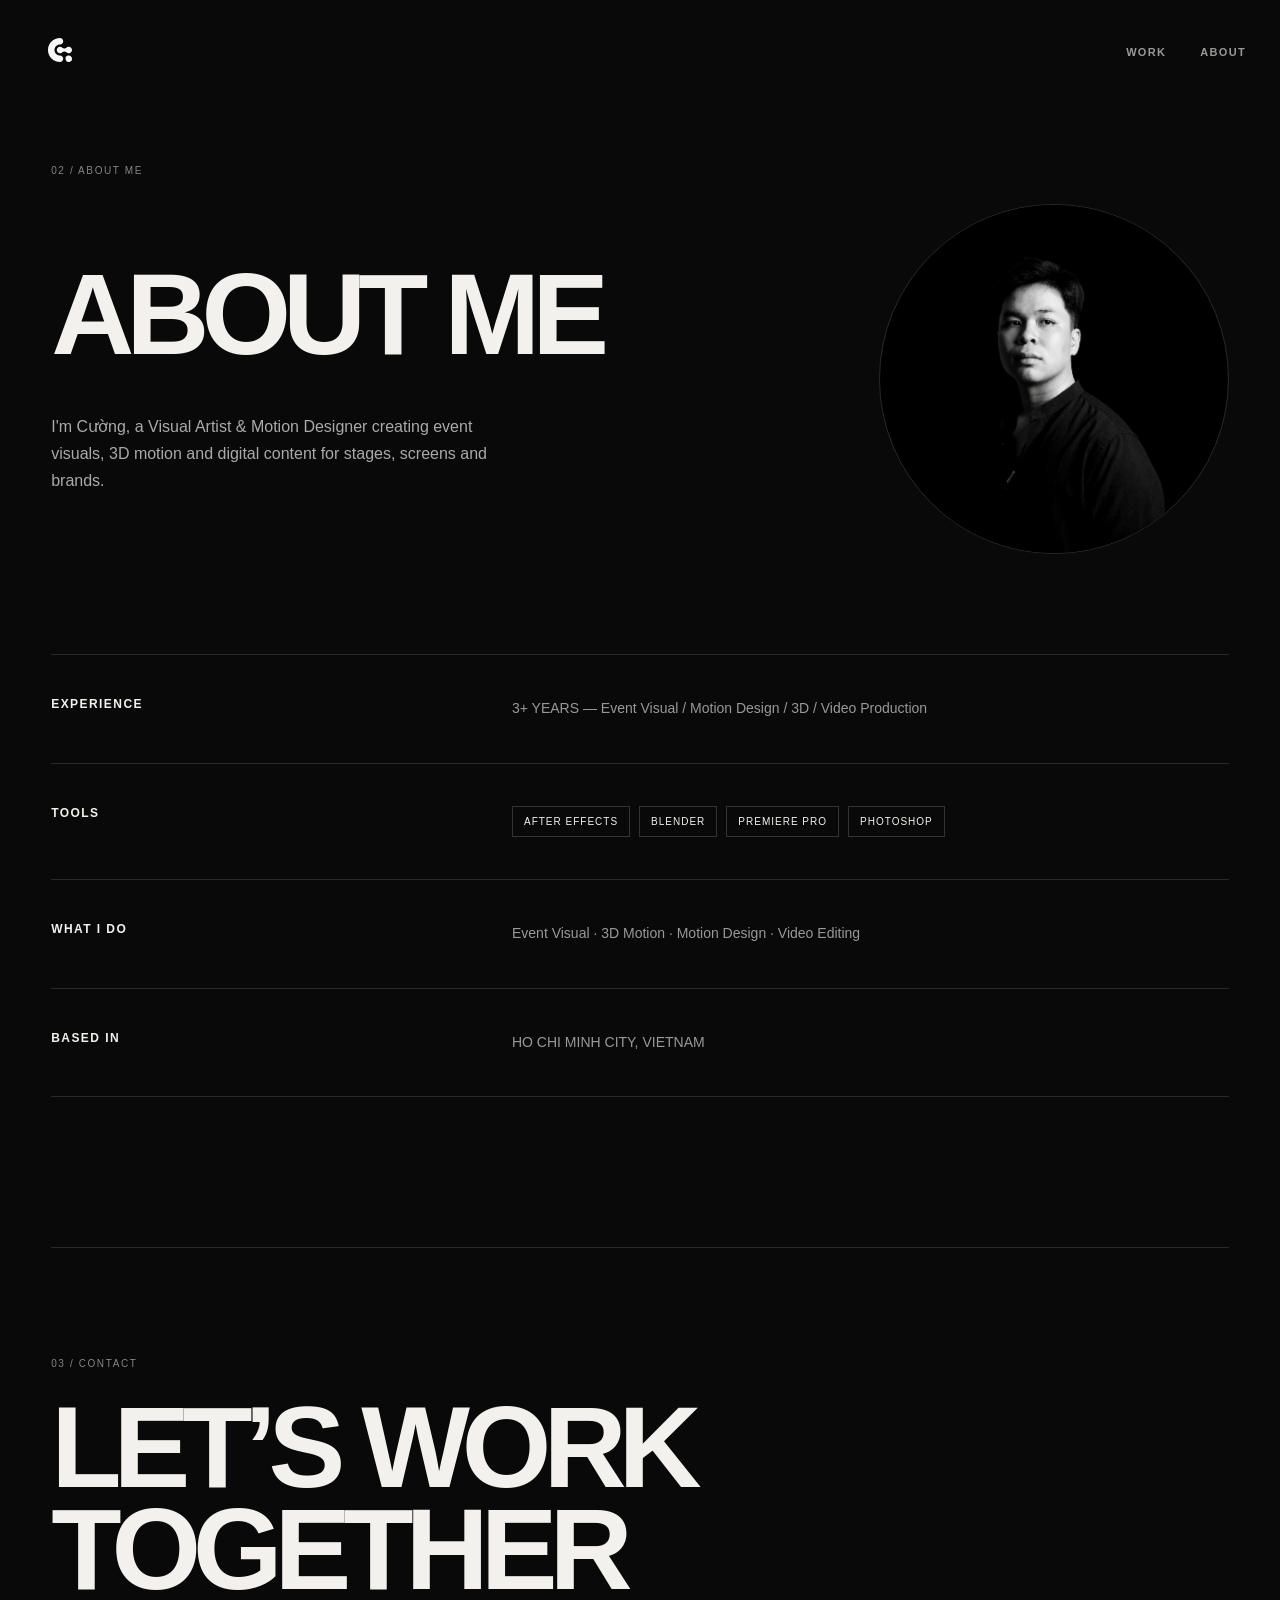
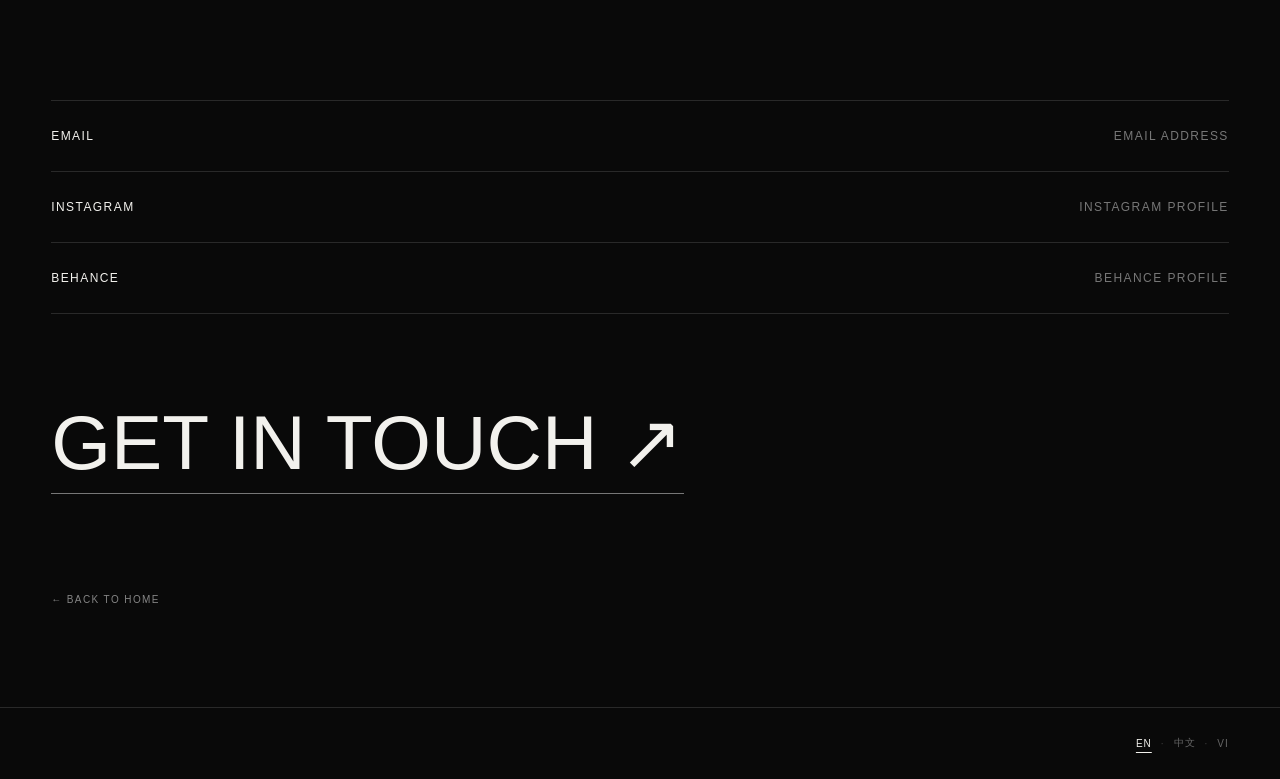
<file: about.html>
<!DOCTYPE html>
<html lang="en">
<head>
  <meta charset="UTF-8">
  <meta name="viewport" content="width=device-width, initial-scale=1.0">
  <link rel="icon" href="assets/images/favicon.svg" type="image/svg+xml">
  <title>About — Visual Artist</title>
  <link rel="stylesheet" href="style.css">
</head>
<body class="inner-page">
  <header class="nav">
    <a href="index.html"><img class="logo" src="assets/LogoC.svg" alt="Logo"></a>
    <nav>
      <a href="index.html#work" data-i18n="work">WORK</a><a href="about.html" data-i18n="about">ABOUT</a>
    </nav>
  </header>
  <main class="page-main">
    <div class="page-kicker" data-i18n="aboutKicker">02 / ABOUT ME</div>
    <div class="about-intro">
      <div class="about-copy">
        <h1 class="page-title" data-i18n="aboutTitle">ABOUT ME</h1>
        <p class="page-intro" data-i18n="aboutIntro">I'm Cường, a Visual Artist &amp; Motion Designer creating event visuals, 3D motion and digital content for stages, screens and brands.</p>
      </div>
      <figure class="about-portrait">
        <img src="assets/image/hinh.png" alt="Portrait of Cường" decoding="async">
      </figure>
    </div>
    <div class="detail-list">
      <section class="detail-row">
        <h2 data-i18n="experience">EXPERIENCE</h2>
        <p data-i18n="experienceText">3+ YEARS — Event Visual / Motion Design / 3D / Video Production</p>
      </section>
      <section class="detail-row">
        <h2 data-i18n="tools">TOOLS</h2>
        <div class="tag-list"><span>AFTER EFFECTS</span><span>BLENDER</span><span>PREMIERE PRO</span><span>PHOTOSHOP</span></div>
      </section>
      <section class="detail-row">
        <h2 data-i18n="whatIDo">WHAT I DO</h2>
        <p data-i18n="whatIDoText">Event Visual · 3D Motion · Motion Design · Video Editing</p>
      </section>
      <section class="detail-row">
        <h2 data-i18n="basedIn">BASED IN</h2>
        <p data-i18n="location">HO CHI MINH CITY, VIETNAM</p>
      </section>
    </div>
    <section class="about-contact" aria-labelledby="about-contact-title">
      <div class="page-kicker" data-i18n="contactKicker">03 / CONTACT</div>
      <h2 class="page-title" id="about-contact-title" data-i18n="contactTitle" data-i18n-html>LET’S WORK<br>TOGETHER</h2>
      <div class="contact-links">
        <div class="contact-link"><span data-i18n="email">EMAIL</span><span data-i18n="emailAddress">EMAIL ADDRESS</span></div>
        <div class="contact-link"><span>INSTAGRAM</span><span data-i18n="instagramProfile">INSTAGRAM PROFILE</span></div>
        <div class="contact-link"><span>BEHANCE</span><span data-i18n="behanceProfile">BEHANCE PROFILE</span></div>
      </div>
      <a class="contact-cta" href="mailto:" data-i18n="getInTouch">GET IN TOUCH ↗</a>
    </section>
    <a class="back-home" href="index.html" data-i18n="backHome">← BACK TO HOME</a>
  </main>
  <footer class="site-footer">
    <div class="lang-switcher" aria-label="Language selector"><button type="button" data-lang="en">EN</button><span class="lang-separator">·</span><button type="button" data-lang="zh" lang="zh-CN">中文</button><span class="lang-separator">·</span><button type="button" data-lang="vi">VI</button></div>
  </footer>
  <script src="i18n.js"></script>
</body>
</html>
</file>
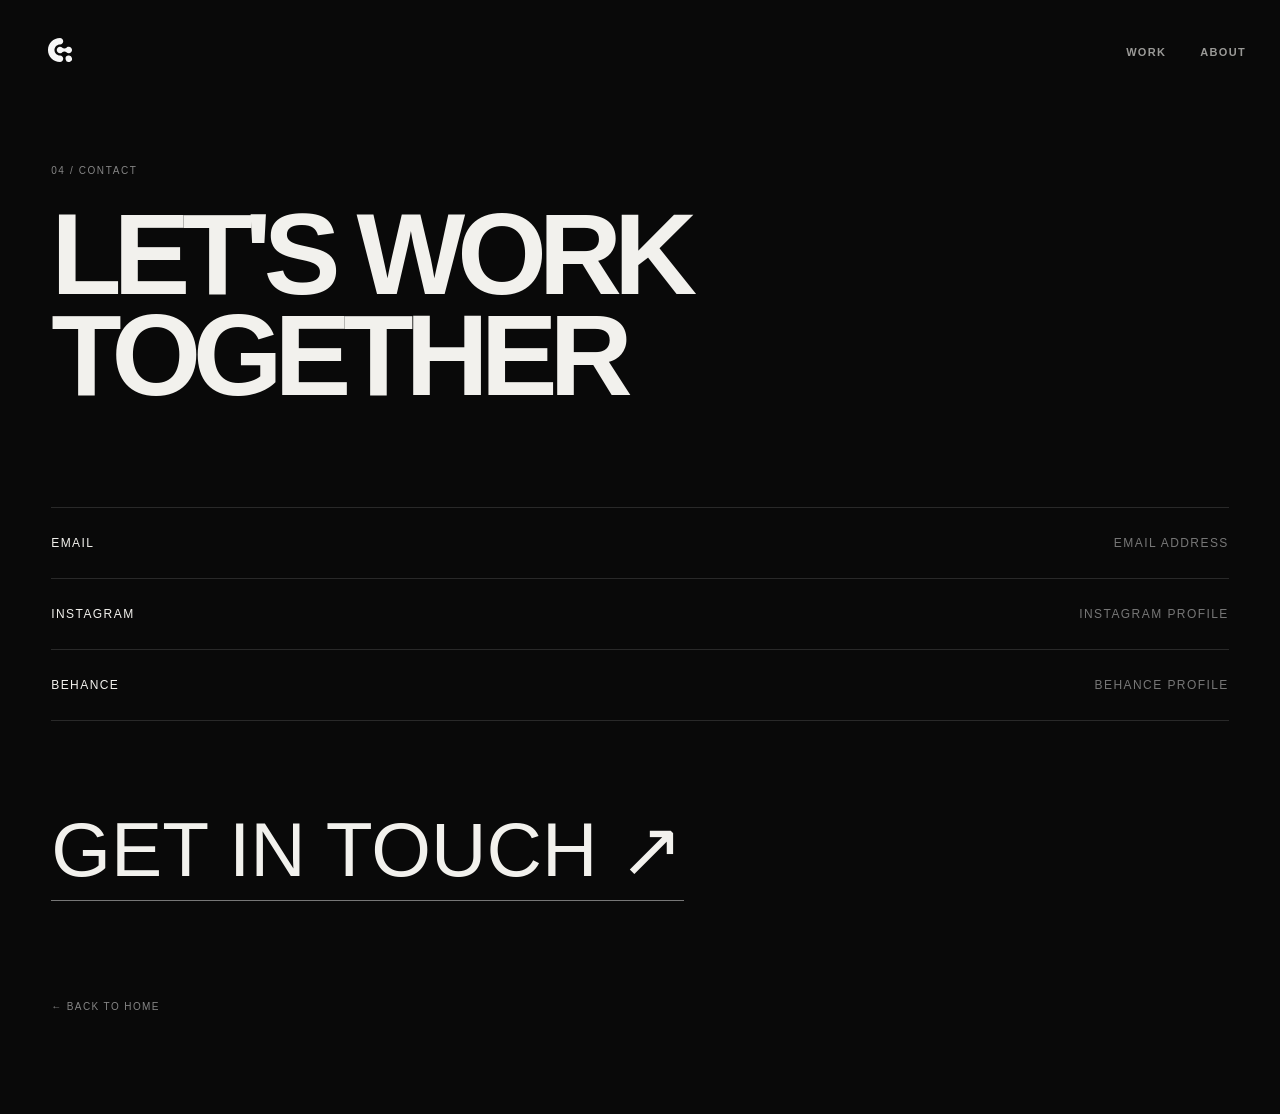
<file: contact.html>
<!DOCTYPE html>
<html lang="en">
<head>
  <meta charset="UTF-8">
  <meta name="viewport" content="width=device-width, initial-scale=1.0">
  <link rel="icon" href="assets/images/favicon.svg" type="image/svg+xml">
  <title>Contact — Visual Artist</title>
  <link rel="stylesheet" href="style.css">
</head>
<body class="inner-page">
  <header class="nav">
    <a href="index.html"><img class="logo" src="assets/LogoC.svg" alt="Logo"></a>
    <nav>
      <a href="index.html#work">WORK</a><a href="about.html">ABOUT</a>
    </nav>
  </header>
  <main class="page-main">
    <div class="page-kicker">04 / CONTACT</div>
    <h1 class="page-title">LET'S WORK<br>TOGETHER</h1>
    <div class="contact-links">
      <div class="contact-link"><span>EMAIL</span><span>EMAIL ADDRESS</span></div>
      <div class="contact-link"><span>INSTAGRAM</span><span>INSTAGRAM PROFILE</span></div>
      <div class="contact-link"><span>BEHANCE</span><span>BEHANCE PROFILE</span></div>
    </div>
    <a class="contact-cta" href="mailto:">GET IN TOUCH ↗</a><br>
    <a class="back-home" href="index.html">← BACK TO HOME</a>
  </main>
</body>
</html>
</file>
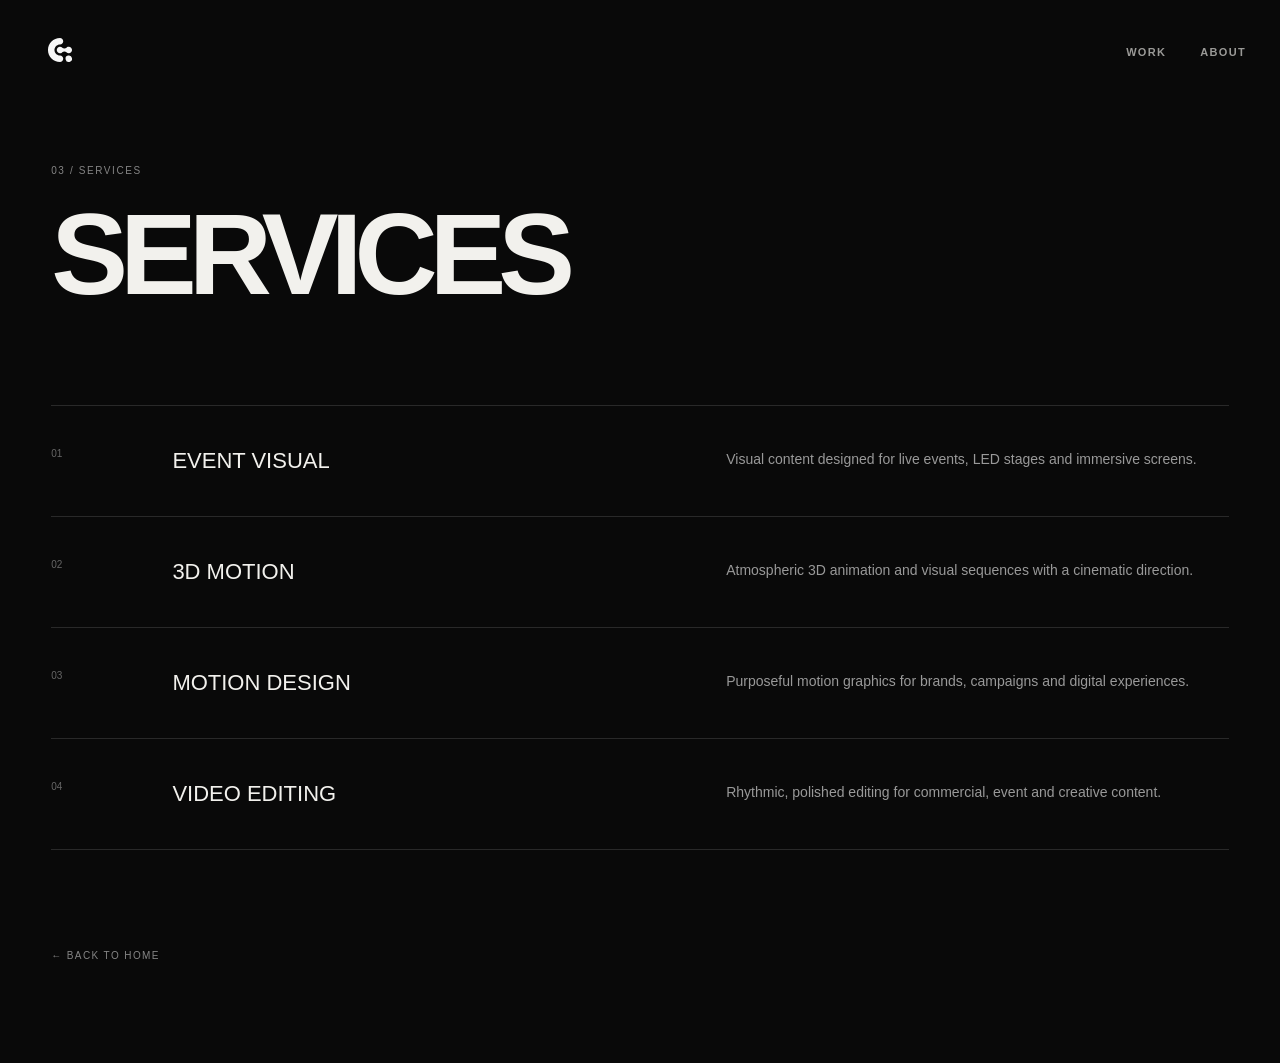
<file: services.html>
<!DOCTYPE html>
<html lang="en">
<head>
  <meta charset="UTF-8">
  <meta name="viewport" content="width=device-width, initial-scale=1.0">
  <link rel="icon" href="assets/images/favicon.svg" type="image/svg+xml">
  <title>Services — Visual Artist</title>
  <link rel="stylesheet" href="style.css">
</head>
<body class="inner-page">
  <header class="nav">
    <a href="index.html"><img class="logo" src="assets/LogoC.svg" alt="Logo"></a>
    <nav>
      <a href="index.html#work">WORK</a><a href="about.html">ABOUT</a>
    </nav>
  </header>
  <main class="page-main">
    <div class="page-kicker">03 / SERVICES</div>
    <h1 class="page-title">SERVICES</h1>
    <div class="service-list">
      <section class="service-item"><span class="number">01</span><h2>EVENT VISUAL</h2><p>Visual content designed for live events, LED stages and immersive screens.</p></section>
      <section class="service-item"><span class="number">02</span><h2>3D MOTION</h2><p>Atmospheric 3D animation and visual sequences with a cinematic direction.</p></section>
      <section class="service-item"><span class="number">03</span><h2>MOTION DESIGN</h2><p>Purposeful motion graphics for brands, campaigns and digital experiences.</p></section>
      <section class="service-item"><span class="number">04</span><h2>VIDEO EDITING</h2><p>Rhythmic, polished editing for commercial, event and creative content.</p></section>
    </div>
    <a class="back-home" href="index.html">← BACK TO HOME</a>
  </main>
</body>
</html>
</file>
<file: style.css>
*{box-sizing:border-box;margin:0;padding:0}

:root{
  --bg:#090909;
  --fg:#f2f1ed;
  --muted:#858585;
  --line:#292929;
}

html{scroll-behavior:smooth}

body{
  background:var(--bg);
  color:var(--fg);
  font-family:Inter,Arial,sans-serif;
  overflow-x:hidden;
  cursor:default;
}

a{color:inherit;text-decoration:none;cursor:pointer}
button{font:inherit;color:inherit;background:none;border:0;cursor:pointer}

.noise{
  position:fixed;
  inset:0;
  pointer-events:none;
  z-index:100;
  opacity:.045;
  background-image:url("data:image/svg+xml,%3Csvg xmlns='http://www.w3.org/2000/svg'%3E%3Cfilter id='n'%3E%3CfeTurbulence type='fractalNoise' baseFrequency='.9' numOctaves='3' stitchTiles='stitch'/%3E%3C/filter%3E%3Crect width='100%25' height='100%25' filter='url(%23n)'/%3E%3C/svg%3E");
}

/* NAV — no CƯỜNG logo */
.nav{
  height:90px;
  padding:0 4vw;
  position:absolute;
  top:0;
  left:0;
  width:100%;
  z-index:20;
  display:flex;
  justify-content:flex-end;
  align-items:center;
}

.nav nav{
  display:flex;
  gap:34px;
  font-size:11px;
  font-weight:600;
  letter-spacing:.12em;
}

.nav nav a{
  opacity:.65;
  transition:opacity .25s ease;
}

.nav nav a:hover{opacity:1}

/* HERO */
.hero{
  min-height:100vh;
  padding:150px 4vw 55px;
  display:flex;
  flex-direction:column;
  justify-content:space-between;
  position:relative;
  overflow:hidden;
}

.hero-copy{
  position:relative;
  z-index:2;
}

.eyebrow{
  font-size:10px;
  letter-spacing:.16em;
  color:var(--muted);
  font-weight:600;
}

/*
  IMPORTANT:
  The three words have their own rows and generous line-height.
  VISUAL remains outline, but its stroke no longer crosses MAKE or MOVE.
*/
.hero-title{
  margin-top:48px;
  display:flex;
  flex-direction:column;
  align-items:flex-start;
  width:max-content;
  font-size:clamp(74px,12.5vw,185px);
  font-weight:800;
  letter-spacing:-.075em;
  line-height:.88;
}

.hero-title span{
  display:block;
  white-space:nowrap;
}

.hero-solid{
  color:var(--fg);
  -webkit-text-stroke:0;
  text-stroke:0;
}

.hero-outline{
  color:transparent;
  -webkit-text-stroke:1px rgba(242,241,237,.82);
  text-stroke:1px rgba(242,241,237,.82);
  margin-top:2px;
  margin-bottom:2px;
}

.hero-note{
  margin-top:48px;
  font-size:13px;
  color:#aaa;
  max-width:350px;
  line-height:1.6;
}

.hero-meta{
  display:flex;
  justify-content:space-between;
  font-size:10px;
  letter-spacing:.14em;
  color:var(--muted);
  position:relative;
  z-index:2;
}

.hero-shape{
  position:absolute;
  width:45vw;
  height:45vw;
  max-width:700px;
  max-height:700px;
  border:1px solid #333;
  border-radius:50%;
  right:-8vw;
  top:20%;
  animation:spin 20s linear infinite;
}

.hero-shape:after{
  content:"";
  position:absolute;
  inset:14%;
  border:1px solid #252525;
  border-radius:50%;
}

@keyframes spin{
  to{transform:rotate(360deg)}
}

/* FULL-WIDTH CONTINUOUS MARQUEE */
.ticker{
  width:100%;
  overflow:hidden;
  border-top:1px solid var(--line);
  border-bottom:1px solid var(--line);
  white-space:nowrap;
  padding:18px 0;
  font-size:12px;
  font-weight:600;
  letter-spacing:.13em;
}

.ticker-track{
  display:inline-flex;
  align-items:center;
  gap:20px;
  min-width:max-content;
  animation:tickerMove 22s linear infinite;
}

.ticker i{
  color:#555;
  font-style:normal;
}

@keyframes tickerMove{
  from{transform:translateX(0)}
  to{transform:translateX(-50%)}
}

/* CONTENT */
.section{padding:130px 4vw}

.section-head{
  display:flex;
  justify-content:space-between;
  border-bottom:1px solid var(--line);
  padding-bottom:18px;
  margin-bottom:45px;
  font-size:10px;
  color:var(--muted);
  letter-spacing:.1em;
}

.projects{
  display:grid;
  grid-template-columns:1fr 1fr;
  gap:80px 25px;
}

.project-large,.project-wide{grid-column:1/-1}

.project{cursor:pointer}

.project-media{
  height:55vh;
  position:relative;
  overflow:hidden;
  display:flex;
  align-items:center;
  justify-content:center;
  transition:transform .8s cubic-bezier(.2,.7,.2,1);
}

.project:not(.project-large):not(.project-wide) .project-media{height:70vh}

.project-media span{
  font-size:10px;
  letter-spacing:.15em;
  color:#666;
}

.project-media b{
  position:absolute;
  top:20px;
  right:20px;
  font-size:11px;
  color:#888;
}

.p1{background:radial-gradient(circle at 70% 30%,#333,#111 55%)}
.p2{background:linear-gradient(135deg,#202020,#090909)}
.p3{background:radial-gradient(circle,#292929,#0d0d0d 65%)}
.p4{background:linear-gradient(120deg,#090909,#303030)}

.project:hover .project-media{transform:scale(.985)}

.project-info{
  display:flex;
  justify-content:space-between;
  gap:20px;
  padding-top:15px;
  border-top:1px solid var(--line);
}

.project-info h2{font-size:13px}
.project-info p{font-size:10px;color:var(--muted);text-transform:uppercase}

/* ABOUT */
.about{border-top:1px solid var(--line)}

.about-grid{
  display:grid;
  grid-template-columns:1.4fr 1fr;
  gap:10vw;
}

.about h2,.contact h2{
  font-size:clamp(55px,8vw,120px);
  line-height:.88;
  letter-spacing:-.07em;
}

.about h2 span,.contact h2 span{
  color:transparent;
  -webkit-text-stroke:1px var(--fg);
  text-stroke:1px var(--fg);
}

.about-copy p{
  font-size:16px;
  line-height:1.7;
  color:#aaa;
  max-width:480px;
  margin-bottom:22px;
}

.skills{
  display:flex;
  flex-wrap:wrap;
  gap:8px;
  margin-top:40px;
}

.skills span{
  border:1px solid #333;
  padding:9px 11px;
  font-size:9px;
  letter-spacing:.1em;
}

/* CONTACT */
.contact{
  min-height:85vh;
  display:flex;
  flex-direction:column;
  justify-content:space-between;
  border-top:1px solid var(--line);
}

.contact h2{margin-top:70px}

.email{
  font-size:clamp(20px,3vw,42px);
  width:max-content;
  border-bottom:1px solid #777;
  padding-bottom:8px;
}

/* MODAL */
.project-modal{
  position:fixed;
  inset:0;
  background:#080808;
  z-index:150;
  transform:translateY(100%);
  transition:transform .7s cubic-bezier(.77,0,.18,1);
  overflow:auto;
  padding:100px 4vw;
}

.project-modal.open{transform:translateY(0)}

.modal-close{
  position:fixed;
  right:4vw;
  top:30px;
  font-size:10px;
  letter-spacing:.1em;
}

.modal-content{max-width:1200px;margin:auto}

.modal-title{
  font-size:clamp(50px,8vw,120px);
  letter-spacing:-.07em;
  margin:30px 0 50px;
}

.modal-media{
  height:60vh;
  background:#151515;
  display:flex;
  align-items:center;
  justify-content:center;
  color:#555;
  font-size:10px;
}

.modal-description{
  max-width:600px;
  color:#999;
  line-height:1.7;
  margin-top:25px;
}

footer{
  border-top:1px solid var(--line);
  padding:25px 4vw;
  display:flex;
  justify-content:space-between;
  font-size:9px;
  color:#777;
  letter-spacing:.1em;
}

/* INNER PAGES */
.inner-page .nav{position:fixed;inset:0 0 auto 0;height:auto;padding:24px 34px;justify-content:space-between;background:none;mix-blend-mode:difference}
.inner-page .nav>a{display:block}
.inner-page .nav nav{align-items:center}
.site-footer{min-height:72px;padding:0 4vw;display:flex;align-items:center;justify-content:flex-end}
.lang-switcher{display:flex;align-items:center;gap:9px;font-size:10px;letter-spacing:.1em}
.lang-switcher button{appearance:none;border:0;background:transparent;padding:6px 0;color:#666;font-family:Arial,"Microsoft YaHei","PingFang SC",sans-serif;font-size:inherit;letter-spacing:inherit;transition:color .2s ease}
.lang-switcher button:hover,.lang-switcher button.active{color:var(--fg)}
.lang-switcher button.active{text-decoration:underline;text-decoration-thickness:1px;text-underline-offset:5px}
.lang-separator{color:#3f3f3f}
.inner-page .logo{width:52px;height:52px;object-fit:contain}
.inner-page .page-main{min-height:100vh;padding:165px 4vw 100px}
.inner-page .page-kicker{font-size:10px;letter-spacing:.16em;color:var(--muted);margin-bottom:28px}
.inner-page .page-title{font-size:clamp(58px,9vw,135px);line-height:.88;letter-spacing:-.07em;font-weight:800}
.inner-page .page-intro{max-width:680px;margin:48px 0 100px;color:#aaa;font-size:16px;line-height:1.7}
.inner-page .about-intro{display:grid;grid-template-columns:minmax(0,1.7fr) minmax(240px,1fr);gap:8vw;align-items:center;margin-bottom:100px}
.inner-page .about-intro .page-intro{max-width:460px;margin:48px 0 0}
.inner-page .about-portrait{width:350px;max-width:100%;aspect-ratio:1;margin:0;justify-self:end;border:1px solid var(--line);border-radius:50%;background:#000;overflow:hidden}
.inner-page .about-portrait img{display:block;width:100%;height:100%;object-fit:contain;object-position:center}
.inner-page .detail-list{border-top:1px solid var(--line)}
.inner-page .detail-row{display:grid;grid-template-columns:1fr 2fr;gap:8vw;padding:42px 0;border-bottom:1px solid var(--line)}
.inner-page .detail-row h2{font-size:12px;letter-spacing:.12em;font-weight:600}
.inner-page .detail-row p{max-width:650px;color:#999;line-height:1.7;font-size:14px}
.inner-page .tag-list{display:flex;flex-wrap:wrap;gap:9px}
.inner-page .tag-list span{border:1px solid #333;padding:9px 11px;font-size:10px;letter-spacing:.1em}
.inner-page .service-list{margin-top:100px;border-top:1px solid var(--line)}
.inner-page .service-item{display:grid;grid-template-columns:70px 1fr 1fr;gap:4vw;padding:42px 0;border-bottom:1px solid var(--line);align-items:start}
.inner-page .service-item .number{font-size:10px;color:#666}
.inner-page .service-item h2{font-size:22px;font-weight:500}
.inner-page .service-item p{color:#999;line-height:1.7;font-size:14px}
.inner-page .contact-links{margin-top:100px;border-top:1px solid var(--line)}
.inner-page .contact-link{display:flex;justify-content:space-between;padding:28px 0;border-bottom:1px solid var(--line);font-size:12px;letter-spacing:.12em}
.inner-page .contact-link span:last-child{color:#777}
.inner-page .contact-cta{display:inline-block;margin-top:90px;font-size:clamp(32px,6vw,90px);line-height:1;border-bottom:1px solid #777;padding-bottom:12px}
.inner-page .about-contact{margin-top:150px;padding-top:110px;border-top:1px solid var(--line)}
.inner-page .about-contact .page-kicker{margin-bottom:28px}
.inner-page .back-home{display:inline-block;margin-top:100px;color:var(--muted);font-size:10px;letter-spacing:.14em}

@media(max-width:700px){
  .inner-page .nav{height:auto;padding:18px}
  .inner-page .nav nav{display:flex;gap:14px;font-size:10px}
  .site-footer{min-height:76px;padding:0 18px;justify-content:center}.lang-switcher{gap:12px;font-size:11px}
  .inner-page .logo{width:44px;height:44px}
  .inner-page .page-main{padding:130px 18px 70px}
  .inner-page .page-intro{margin:36px 0 70px;font-size:14px}
  .inner-page .about-intro{grid-template-columns:1fr;gap:42px;align-items:start;margin-bottom:70px}
  .inner-page .about-intro .page-intro{max-width:460px;margin:36px 0 0}
  .inner-page .about-portrait{width:min(68vw,240px);justify-self:center;transform:none}
  .inner-page .detail-row,.inner-page .service-item{grid-template-columns:1fr;gap:18px;padding:32px 0}
  .inner-page .service-list,.inner-page .contact-links{margin-top:70px}
  .inner-page .about-contact{margin-top:100px;padding-top:70px}
  .inner-page .contact-link{gap:24px;font-size:10px}
  .inner-page .contact-link span:last-child{text-align:right}
  .inner-page .contact-cta,.inner-page .back-home{margin-top:70px}
}

/* MOBILE */
@media(max-width:700px){
  .nav{height:70px}
  .nav nav{display:none}

  .hero{
    padding-top:120px;
  }

  .hero-title{
    font-size:21.5vw;
    line-height:.9;
    margin-top:35px;
  }

  .hero-outline{
    -webkit-text-stroke:.8px rgba(242,241,237,.82);
  }

  .hero-shape{
    width:90vw;
    height:90vw;
    top:35%;
    right:-35%;
  }

  .section{padding:90px 5vw}
  .projects{display:block}
  .project{margin-bottom:60px}
  .project-media,
  .project:not(.project-large):not(.project-wide) .project-media{height:58vh}

  .project-info{display:block}
  .project-info p{margin-top:8px}

  .about-grid{display:block}
  .about h2{margin-bottom:60px}

  .contact{min-height:75vh}
  .contact h2{font-size:15vw}
  .email{font-size:7vw}

  footer{
    gap:20px;
    flex-wrap:wrap;
  }
}
</file>
